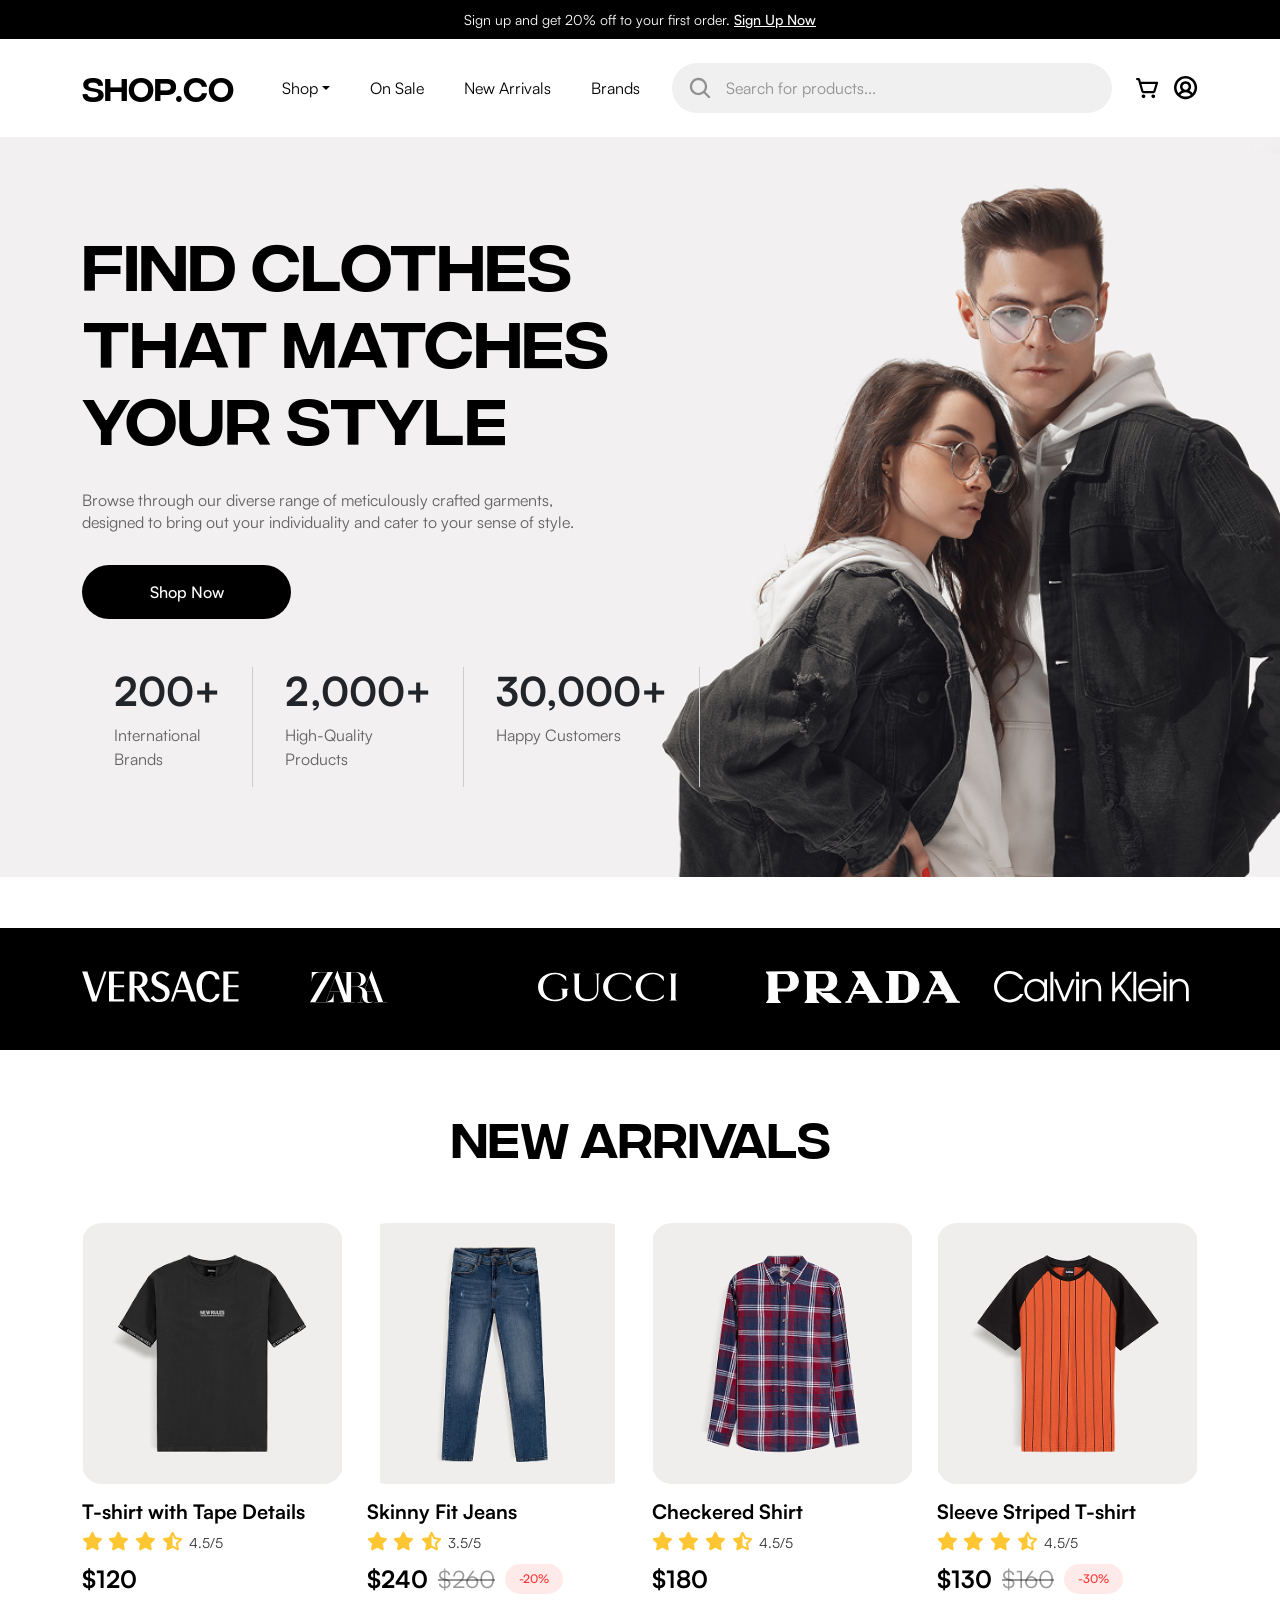
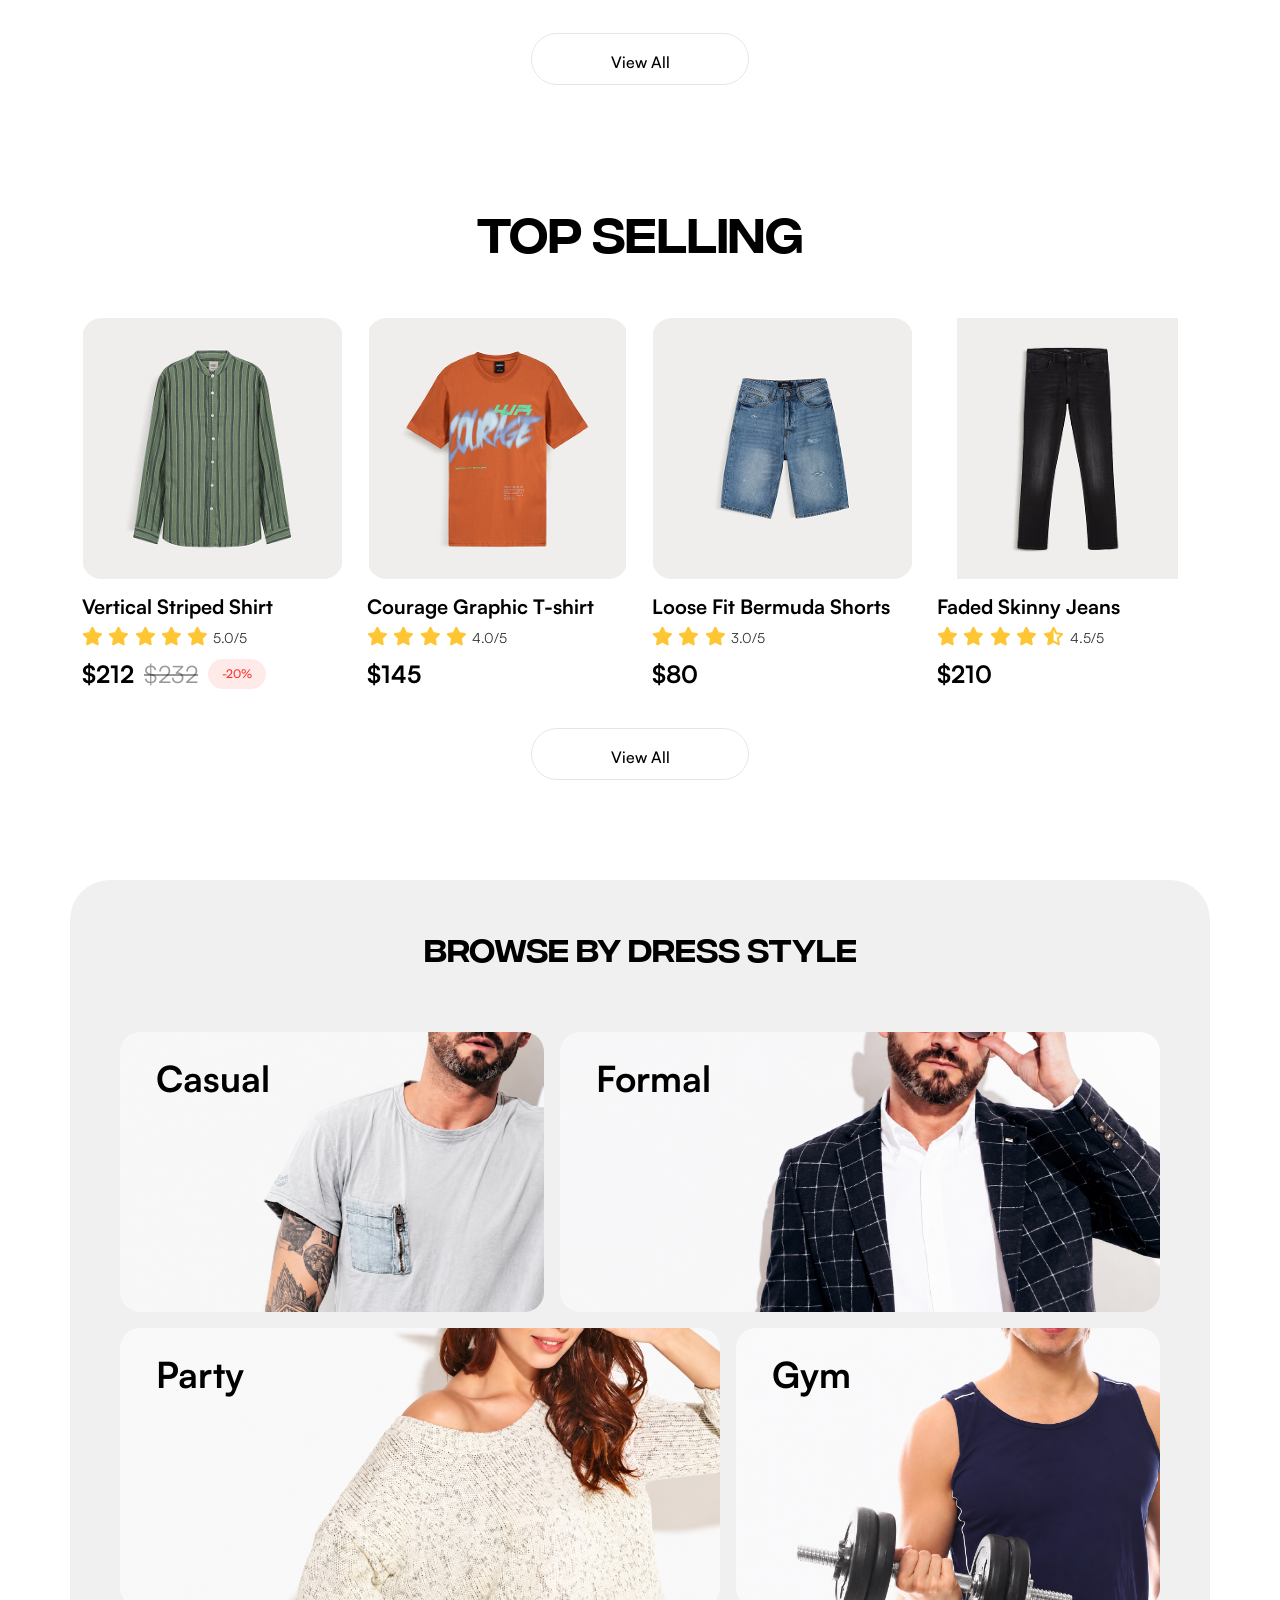
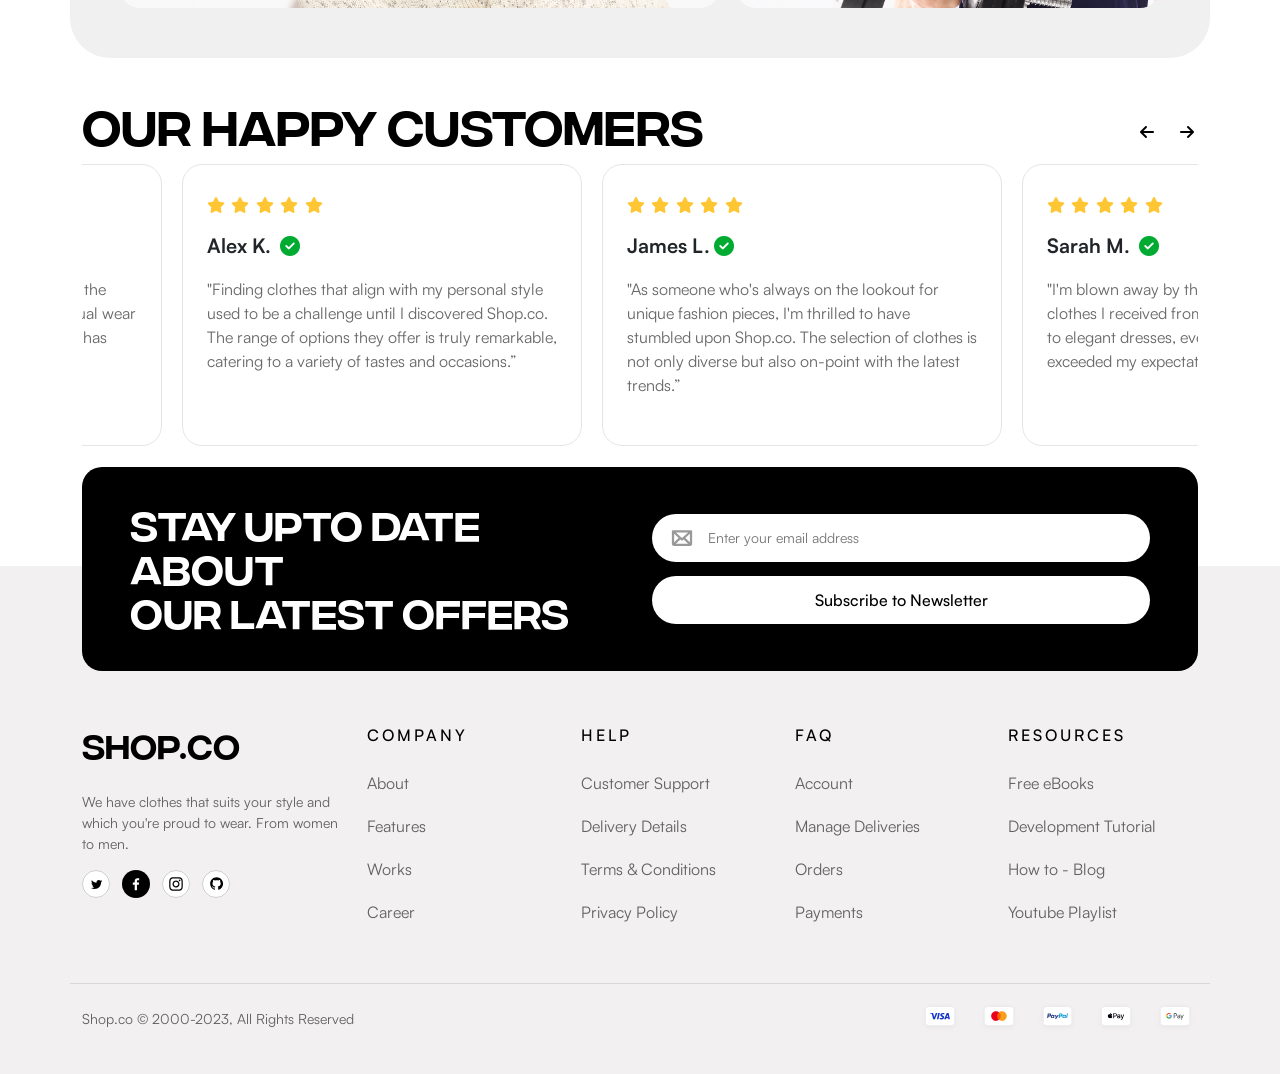
<file: index.html>
<!DOCTYPE html>
<html lang="en">
  <head>
    <meta charset="UTF-8" />
    <meta http-equiv="X-UA-Compatible" content="IE=edge" />
    <meta name="viewport" content="width=device-width, initial-scale=1.0" />
    <link
      href="https://fonts.googleapis.com/css2?family=Poppins:wght@300;400;600;700&display=swap"
      rel="stylesheet"
    />
    <link
      href="https://fonts.googleapis.com/css2?family=Lora:wght@400;500;600;700&family=Poppins:wght@300;400;600;700&display=swap"
      rel="stylesheet"
    />
    <link rel="stylesheet" href="css/font-awesome.css" />
    <link rel="stylesheet" href="css/bootstrap.css" />
    <link rel="stylesheet" href="css/styles.css" />
    <title>SHOP.CO</title>
  </head>
  <body>

    <!-- Announcement Bar -->
    <div class="announcement-bar text-center">
      <p>Sign up and get 20% off to your first order.
        <a href="#">Sign Up Now</a>
      </p>
    </div>

    <!-- Navbar -->
     <nav class="navbar navbar-expand-lg shop-navbar">
      <div class="container">
        <a class="navbar-brand" href="index.html">SHOP.CO</a>

        <!-- Hamburger Button -->
         <button class="navbar-toggler" type="button" data-bs-toggle="collapse" data-bs-target="#shopNavbar">
          <img src="images/hamburger-icon.svg">
         </button>

        <!-- Mobile Icons -->
        <div class="mobile-nav-actions">
          <button type="button" data-bs-toggle="collapse" data-bs-target="#mobileSearch">
            <img src="images/search-icon-black.svg">
          </button>

          <a href="#" aria-label="Cart">
            <img src="images/cart-icon.svg" alt="">
          </a>

          <a href="#" aria-label="Account">
            <img src="images/people-icon.svg" alt="">
          </a>

        </div>

        <!-- Navbar Content -->
         <div class="collapse navbar-collapse" id="shopNavbar">
          <ul class="navbar-nav ms-lg-4">
            <li class="nav-item dropdown">
              <a href="#" class="nav-link dropdown-toggle" role="button" data-bs-toggle="dropdown">Shop</a>

              <ul class="dropdown-menu">
                <li><a href="#" class="dropdown-item">Men</a></li>
                <li><a href="#" class="dropdown-item">Women</a></li>
              </ul>
            </li>

            <li class="nav-item"><a href="#sale" class="nav-link">On Sale</a></li>
            <li class="nav-item"><a href="#new-arrivals" class="nav-link">New Arrivals</a></li>
            <li class="nav-item"><a href="#brands" class="nav-link">Brands</a></li>

          </ul>

          <!-- Search Bar -->
           <form class="nav-search d-flex align-items-center ms-lg-4" role="search">
            <img src="images/search-icon.svg" alt="">

            <input type="search" placeholder="Search for products...">
           </form>

          <!-- Cart r Account -->
           <div class="nav-actions d-flex align-items-center ms-lg-4">

            <a href="#"><img src="images/cart-icon.svg" alt="cart icon"></a>
            <a href="#"><img src="images/people-icon.svg" alt="account icon"></a>

           </div>
         </div>

         <!-- Mobile Search -->
         <div class="collapse mobile-search-box">
          <form class="nav-search d-flex align-items-center" role="search">
            <img src="images/search-icon.svg">
            <input type="search" placeholder="Search for products...">
          </form>
         </div>

      </div>
     </nav>

    <!-- Hero Section -->
    <section class="hero">
      <div class="container">
        <div class="hero-content">

          <h1 class="hero-title">
            FIND CLOTHES<br>THAT MATCHES<br>YOUR STYLE
          </h1>
          <p class="hero-description">
            Browse through our diverse range of meticulously crafted garments, 
            designed to bring out your individuality and cater to your sense of style.
          </p>
          <a href="#products" class="hero-btn">Shop Now</a>

          <!-- Stat Part -->
           <div class="hero-stats">
            <div class="stat">
              <h3>200+</h3>
              <p>International Brands</p>
            </div>
            <div class="stat">
              <h3>2,000+</h3>
              <p>High-Quality Products</p>
            </div>
            <div class="stat">
              <h3>30,000+</h3>
              <p>Happy Customers</p>
            </div>
           </div>

        </div>
      </div>
    </section>

    <!-- Mobile Hero Image -->
    <div class="hero-mobile-image">
      <img src="images/mobile-hero-image.png" alt="">
    </div>

    <!-- Brand Logos -->
    <section class="brands-section" id="brands">
      <div class="container">
        <div class="row brands-row align-items-center justify-content-center">

          <div class="col-4 col-lg"><img src="images/versace.svg" alt="Versace"></div>
          <div class="col-4 col-lg"><img src="images/zara-logo-1 1.svg" alt="zara"></div>
          <div class="col-4 col-lg"><img src="images/gucci-logo-1 1.svg" alt="gucci"></div>
          <div class="col-5 col-lg"><img src="images/prada-logo-1 1.svg" alt="prada"></div>
          <div class="col-5 col-lg"><img src="images/calvin clein.svg" alt="calvin klein"></div>

        </div>
      </div>
    </section>

    <!-- New Arrivals Section -->
    <section class="new-arrivals">
      <div class="container">
        <h2 class="section-title">NEW ARRIVALS</h2>

        <div class="row product-scroll">

          <!-- Product 1 -->
           <div class="col-6 col-lg-3">
            <div class="product-card">
              <div class="product-image">
                <img src="images/new-arrivals/t-shirt.png">
              </div>

              <h5 class="product-name">
                T-shirt with Tape Details
              </h5>
              <div class="rating-stars">
                <i class="fa-solid fa-star"></i>
                <i class="fa-solid fa-star"></i>
                <i class="fa-solid fa-star"></i>
                <i class="fa-solid fa-star-half-stroke"></i>
              
              <span class="rating-number">4.5/5</span>
              </div>

            </div>
            <div class="product-price">
              <span class="current-price">$120</span>
            </div>

           </div>
           <br>

            <!-- Product 2 -->
           <div class="col-6 col-lg-3">
            <div class="product-card">
              <div class="product-image">
                <img src="images/new-arrivals/jeans.png">
              </div>

              <h5 class="product-name">
                Skinny Fit Jeans
              </h5>
              <div class="rating-stars">
                <i class="fa-solid fa-star"></i>
                <i class="fa-solid fa-star"></i>
                <i class="fa-solid fa-star-half-stroke"></i>
              
              <span class="rating-number">3.5/5</span>
              </div>

            </div>
            <div class="product-price">
              <span class="current-price">$240</span>
              <span class="old-price">$260</span>
              <span class="discount">-20%</span>
            </div>

           </div>
           <br>

            <!-- Product 3 -->
           <div class="col-6 col-lg-3">
            <div class="product-card">
              <div class="product-image">
                <img src="images/new-arrivals/checked-shirt.png">
              </div>

              <h5 class="product-name">
                Checkered Shirt
              </h5>
              <div class="rating-stars">
                <i class="fa-solid fa-star"></i>
                <i class="fa-solid fa-star"></i>
                <i class="fa-solid fa-star"></i>
                <i class="fa-solid fa-star-half-stroke"></i>
              
              <span class="rating-number">4.5/5</span>
              </div>

            </div>
            <div class="product-price">
              <span class="current-price">$180</span>
            </div>

           </div>
           <br>

            <!-- Product 4 -->
           <div class="col-6 col-lg-3">
            <div class="product-card">
              <div class="product-image">
                <img src="images/new-arrivals/striped-t.png">
              </div>

              <h5 class="product-name">
                Sleeve Striped T-shirt
              </h5>
              <div class="rating-stars">
                <i class="fa-solid fa-star"></i>
                <i class="fa-solid fa-star"></i>
                <i class="fa-solid fa-star"></i>
                <i class="fa-solid fa-star-half-stroke"></i>
              
              <span class="rating-number">4.5/5</span>
              </div>

            </div>
            <div class="product-price">
              <span class="current-price">$130</span>
              <span class="old-price">$160</span>
              <span class="discount">-30%</span>
            </div>

           </div>

        </div>
       
        <div class="text-center">
          <a href="#" class="view-all-btn">View All</a>
        </div>

      </div>
    </section>


    <!-- Top Selling Section -->
    <section class="top-selling">
      <div class="container">
        <h2 class="section-title">TOP SELLING</h2>

        <div class="row product-scroll">

          <!-- Product 1 -->
           <div class="col-6 col-lg-3">
            <div class="product-card">
              <div class="product-image">
                <img src="images/top-selling/vertical-stripe.png">
              </div>

              <h5 class="product-name">
                Vertical Striped Shirt
              </h5>
              <div class="rating-stars">
                <i class="fa-solid fa-star"></i>
                <i class="fa-solid fa-star"></i>
                <i class="fa-solid fa-star"></i>
                <i class="fa-solid fa-star"></i>
                <i class="fa-solid fa-star"></i>
              
              <span class="rating-number">5.0/5</span>
              </div>

            </div>
            <div class="product-price">
              <span class="current-price">$212</span>
              <span class="old-price">$232</span>
              <span class="discount">-20%</span>
            </div>

           </div>
           <br>

            <!-- Product 2 -->
           <div class="col-6 col-lg-3">
            <div class="product-card">
              <div class="product-image">
                <img src="images/top-selling/graphic-t.png">
              </div>

              <h5 class="product-name">
                Courage Graphic T-shirt
              </h5>
              <div class="rating-stars">
                <i class="fa-solid fa-star"></i>
                <i class="fa-solid fa-star"></i>
                <i class="fa-solid fa-star"></i>
                <i class="fa-solid fa-star"></i>
              
              <span class="rating-number">4.0/5</span>
              </div>

            </div>
            <div class="product-price">
              <span class="current-price">$145</span>
            </div>

           </div>
           <br>

            <!-- Product 3 -->
           <div class="col-6 col-lg-3">
            <div class="product-card">
              <div class="product-image">
                <img src="images/top-selling/bermuda.png">
              </div>

              <h5 class="product-name">
                Loose Fit Bermuda Shorts
              </h5>
              <div class="rating-stars">
                <i class="fa-solid fa-star"></i>
                <i class="fa-solid fa-star"></i>
                <i class="fa-solid fa-star"></i>
              
              <span class="rating-number">3.0/5</span>
              </div>

            </div>
            <div class="product-price">
              <span class="current-price">$80</span>
            </div>

           </div>
           <br>

            <!-- Product 4 -->
           <div class="col-6 col-lg-3">
            <div class="product-card">
              <div class="product-image">
                <img src="images/top-selling/faded-jeans.png">
              </div>

              <h5 class="product-name">
                Faded Skinny Jeans
              </h5>
              <div class="rating-stars">
                <i class="fa-solid fa-star"></i>
                <i class="fa-solid fa-star"></i>
                <i class="fa-solid fa-star"></i>
                <i class="fa-solid fa-star"></i>
                <i class="fa-solid fa-star-half-stroke"></i>
              
              <span class="rating-number">4.5/5</span>
              </div>

            </div>
            <div class="product-price">
              <span class="current-price">$210</span>
            </div>

           </div>

        </div>
       </div>
        <div class="text-center">
          <a href="#" class="view-all-btn">View All</a>
        </div>

      </div>
    </section>

    <!-- Browse By Dress Style -->
    <section class="dress-style">
      <div class="container">

        <div class="dress-style-heading">
          <h2>BROWSE BY DRESS STYLE</h2>
        </div>

        <div class="row g-3">
          <div class="col-12 col-lg-5">
            <a href="category.html" class="style-card">
              <img src="images/casual.png">
              <h3>Casual</h3>
            </a>
          </div>

          <div class="col-12 col-lg-7">
            <a href="#" class="style-card">
              <img src="images/formal.png">
              <h3>Formal</h3>
            </a>
          </div>

          <div class="col-12 col-lg-7">
            <a href="#" class="style-card">
              <img src="images/party.png">
              <h3>Party</h3>
            </a>
          </div>

          <div class="col-12 col-lg-5">
            <a href="#" class="style-card">
              <img src="images/gym.png">
              <h3>Gym</h3>
            </a>
          </div>

        </div>

      </div>
    </section>

    <!-- Client Review Section -->
    <section class="review-section">
      <div class="container">
        <div class="review-heading d-flex justify-content-between align-items-center">
          <h2>OUR HAPPY CUSTOMERS</h2>
          
          <!-- Scrolling Arrows -->
          <div class="review-arrow">
            <button type="button" id="prevreview" aria-label="Previous review">
              <i class="fa-solid fa-arrow-left"></i>
            </button>
            <button type="button" id="nextreview" aria-label="Next review">
              <i class="fa-solid fa-arrow-right"></i>
            </button>
          </div>
        </div>  

          <div class="review-list" id="reviewlist">
            <!-- Review 1 -->
             <div class="review-card">
              <div class="review-stars">
                <i class="fa-solid fa-star"></i>
                <i class="fa-solid fa-star"></i>
                <i class="fa-solid fa-star"></i>
                <i class="fa-solid fa-star"></i>
                <i class="fa-solid fa-star"></i>
              </div>
              <h5>Sarah M. <i class="fa-solid fa-circle-check verified"></i></h5>
              <p>"I'm blown away by the quality and style of the clothes I received from Shop.co. From casual wear to elegant dresses, every piece I've bought has exceeded my expectations.”</p>

             </div>

             <!-- Review 2 -->
             <div class="review-card">
              <div class="review-stars">
                <i class="fa-solid fa-star"></i>
                <i class="fa-solid fa-star"></i>
                <i class="fa-solid fa-star"></i>
                <i class="fa-solid fa-star"></i>
                <i class="fa-solid fa-star"></i>
              </div>
              <h5>Alex K. <i class="fa-solid fa-circle-check verified"></i></h5>
              <p>"Finding clothes that align with my personal style used to be a challenge until I discovered Shop.co. The range of options they offer is truly remarkable, catering to a variety of tastes and occasions.”</p>

             </div>

             <!-- Review 3 -->
             <div class="review-card">
              <div class="review-stars">
                <i class="fa-solid fa-star"></i>
                <i class="fa-solid fa-star"></i>
                <i class="fa-solid fa-star"></i>
                <i class="fa-solid fa-star"></i>
                <i class="fa-solid fa-star"></i>
              </div>
              <h5>James L.<i class="fa-solid fa-circle-check verified"></i></h5>
              <p>"As someone who's always on the lookout for unique fashion pieces, I'm thrilled to have stumbled upon Shop.co. The selection of clothes is not only diverse but also on-point with the latest trends.”</p>

             </div>

             <!-- Review 4 -->
             <div class="review-card">
              <div class="review-stars">
                <i class="fa-solid fa-star"></i>
                <i class="fa-solid fa-star"></i>
                <i class="fa-solid fa-star"></i>
                <i class="fa-solid fa-star"></i>
                <i class="fa-solid fa-star"></i>
              </div>
              <h5>Sarah M. <i class="fa-solid fa-circle-check verified"></i></h5>
              <p>"I'm blown away by the quality and style of the clothes I received from Shop.co. From casual wear to elegant dresses, every piece I've bought has exceeded my expectations.”</p>

             </div>

             <!-- Review 5 -->
             <div class="review-card">
              <div class="review-stars">
                <i class="fa-solid fa-star"></i>
                <i class="fa-solid fa-star"></i>
                <i class="fa-solid fa-star"></i>
                <i class="fa-solid fa-star"></i>
                <i class="fa-solid fa-star"></i>
              </div>
              <h5>Sarah M. <i class="fa-solid fa-circle-check verified"></i></h5>
              <p>"I'm blown away by the quality and style of the clothes I received from Shop.co. From casual wear to elegant dresses, every piece I've bought has exceeded my expectations.”</p>

             </div>








          </div>
        





      </div>
    </section>


    <!-- Footer Section -->
    <footer class="footer">
      <div class="container footer-wrapper">
        <!-- Subscribe Box -->
        <div class="subscribe-box">
          <div class="row align-items-center g-4">

            <div class="col-12 col-lg-6">
              <h2 class="subscribe-title">
                STAY UPTO DATE ABOUT <br> OUR LATEST OFFERS
              </h2>
            </div>

            <div class="col-12 col-lg-6">
              <form class="subscribe-form">
                <div class="email-box">
                  <img src="images/email-Frame.svg" alt="">
                  <input type="email" placeholder="Enter your email address">
                </div>

                <button type="submit" class="subscribe-btn">Subscribe to Newsletter</button>
              </form>
            </div>


          </div>
        </div>




       <div class="footer-content">
        <div class="row gy-4">
          <!-- SHOP.CO -->
          <div class="col-12 col-lg-3">
            <h2 class="footer-logo">SHOP.CO</h2>
            <p class="footer-description">
              We have clothes that suits your style and which you're proud to wear. From women to men.
            </p>

            <div class="social-icons d-flex">
              <a href="#"><img src="images/twitter.svg" alt="Twitter"></a>
              <a href="#"><img src="images/facebook.svg" alt="Facebook"></a>
              <a href="#"><img src="images/instagram.svg" alt="Instagram"></a>
              <a href="#"><img src="images/github.svg" alt="Github"></a>
            </div>

          </div> 

          <!-- Company -->
          <div class="col-6 col-lg">
            <h6 class="footer-heading">COMPANY</h6>
            <ul class="footer-links list-unstyled">
              <li>About</li>
              <li>Features</li>
              <li>Works</li>
              <li>Career</li>
            </ul>

          </div>
  
          <!-- Help -->
          <div class="col-6 col-lg">
            <h6 class="footer-heading">HELP</h6>
            <ul class="footer-links list-unstyled">
              <li>Customer Support</li>
              <li>Delivery Details</li>
              <li>Terms & Conditions</li>
              <li>Privacy Policy</li>
            </ul>

          </div>          
           
          <!-- faq -->
          <div class="col-6 col-lg">
            <h6 class="footer-heading">FAQ</h6>
            <ul class="footer-links list-unstyled">
              <li>Account</li>
              <li>Manage Deliveries</li>
              <li>Orders</li>
              <li>Payments</li>
            </ul>

          </div>      
          
          <!-- Resources -->
          <div class="col-6 col-lg">
            <h6 class="footer-heading">RESOURCES</h6>
            <ul class="footer-links list-unstyled">
              <li>Free eBooks</li>
              <li>Development Tutorial</li>
              <li>How to - Blog</li>
              <li>Youtube Playlist</li>
            </ul>

          </div>          

          <!-- copyright section -->
          <div class="footer-bottom">
            <div class="footer-bottom-content d-flex justify-content-between align-items-center">
              <p class="copyright-text">
                Shop.co © 2000-2023, All Rights Reserved
              </p>

              <div class="payment-icons d-flex">
                <img src="images/visa.svg" alt="Visa">
                <img src="images/master.svg" alt="Mastercard">
                <img src="images/paypal.svg" alt="Paypal">
                <img src="images/applepay.svg" alt="Apple Pay">
                <img src="images/googlepay.svg" alt="Google Pay">
              </div>

            </div>
          </div>
         </div>

        </div>

      </div>






    </footer>




    <script src="js/bootstrap.bundle.min.js"></script>
    <script src="js/script.js"></script>
  </body>
</html>
</file>
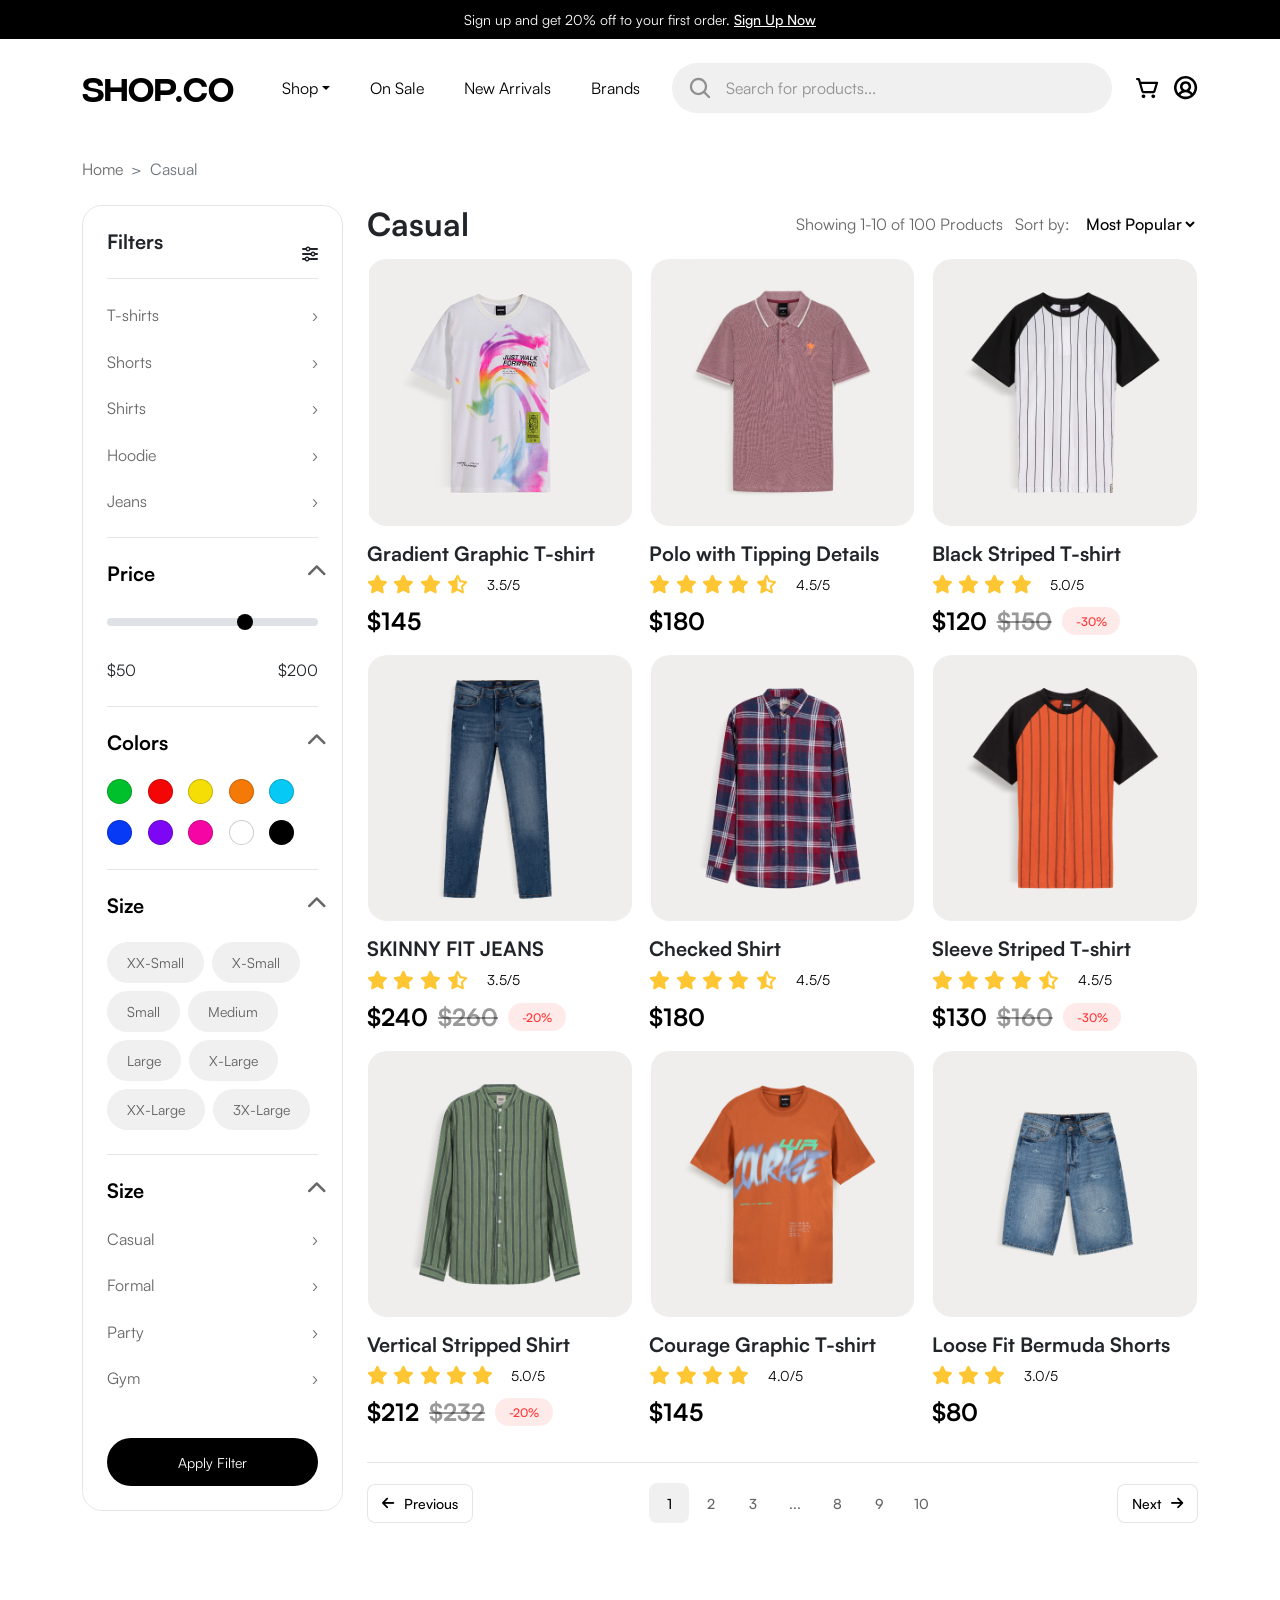
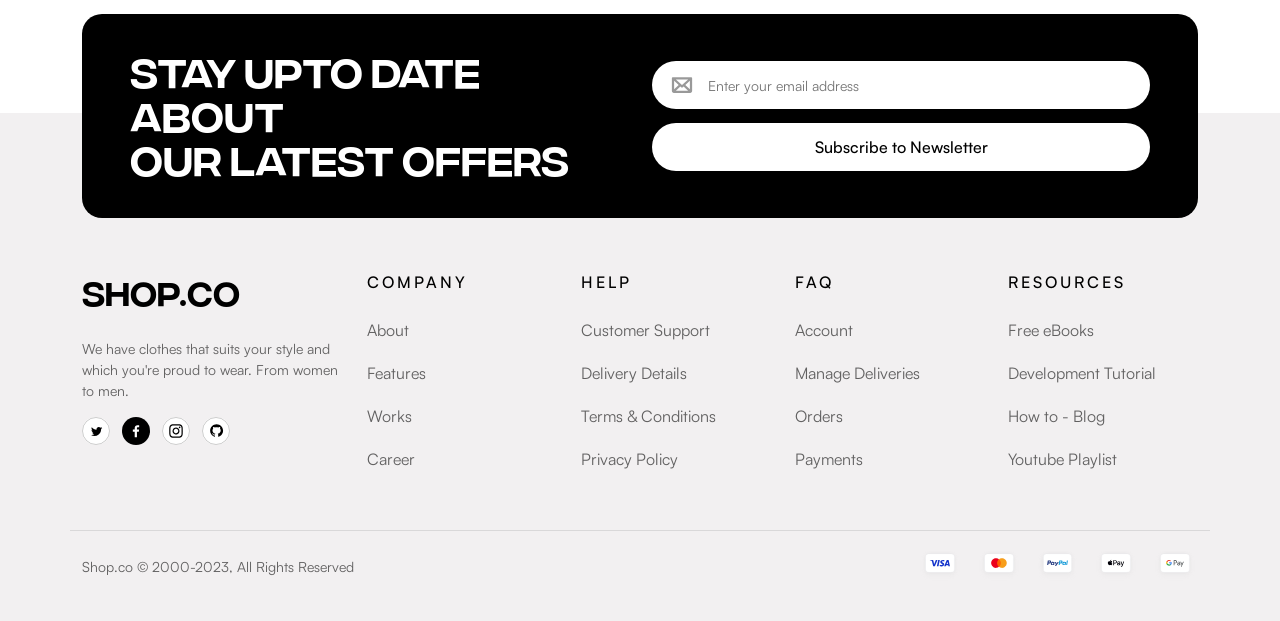
<file: category.html>
<!DOCTYPE html>
<html lang="en">
  <head>
    <meta charset="UTF-8" />
    <meta http-equiv="X-UA-Compatible" content="IE=edge" />
    <meta name="viewport" content="width=device-width, initial-scale=1.0" />
    <link
      href="https://fonts.googleapis.com/css2?family=Poppins:wght@300;400;600;700&display=swap"
      rel="stylesheet"
    />
    <link
      href="https://fonts.googleapis.com/css2?family=Lora:wght@400;500;600;700&family=Poppins:wght@300;400;600;700&display=swap"
      rel="stylesheet"
    />
    <link rel="stylesheet" href="css/font-awesome.css" />
    <link rel="stylesheet" href="css/bootstrap.css" />
    <link rel="stylesheet" href="css/styles.css" />
    <title>SHOP.CO</title>
  </head>
  <body>

    <!-- Announcement Bar -->
    <div class="announcement-bar text-center">
      <p>Sign up and get 20% off to your first order.
        <a href="#">Sign Up Now</a>
      </p>
    </div>

    <!-- Navbar -->
     <nav class="navbar navbar-expand-lg shop-navbar">
      <div class="container">
        <a class="navbar-brand" href="index.html">SHOP.CO</a>

        <!-- Hamburger Button -->
         <button class="navbar-toggler" type="button" data-bs-toggle="collapse" data-bs-target="#shopNavbar">
          <img src="images/hamburger-icon.svg">
         </button>

        <!-- Mobile Icons -->
        <div class="mobile-nav-actions">
          <button type="button" data-bs-toggle="collapse" data-bs-target="#mobileSearch">
            <img src="images/search-icon-black.svg">
          </button>

          <a href="#" aria-label="Cart">
            <img src="images/cart-icon.svg" alt="">
          </a>

          <a href="#" aria-label="Account">
            <img src="images/people-icon.svg" alt="">
          </a>

        </div>

        <!-- Navbar Content -->
         <div class="collapse navbar-collapse" id="shopNavbar">
          <ul class="navbar-nav ms-lg-4">
            <li class="nav-item dropdown">
              <a href="#" class="nav-link dropdown-toggle" role="button" data-bs-toggle="dropdown">Shop</a>

              <ul class="dropdown-menu">
                <li><a href="#" class="dropdown-item">Men</a></li>
                <li><a href="#" class="dropdown-item">Women</a></li>
              </ul>
            </li>

            <li class="nav-item"><a href="#sale" class="nav-link">On Sale</a></li>
            <li class="nav-item"><a href="#new-arrivals" class="nav-link">New Arrivals</a></li>
            <li class="nav-item"><a href="#brands" class="nav-link">Brands</a></li>

          </ul>

          <!-- Search Bar -->
           <form class="nav-search d-flex align-items-center ms-lg-4" role="search">
            <img src="images/search-icon.svg" alt="">

            <input type="search" placeholder="Search for products...">
           </form>

          <!-- Cart r Account -->
           <div class="nav-actions d-flex align-items-center ms-lg-4">

            <a href="#"><img src="images/cart-icon.svg" alt="cart icon"></a>
            <a href="#"><img src="images/people-icon.svg" alt="account icon"></a>

           </div>
         </div>

         <!-- Mobile Search -->
         <div class="collapse mobile-search-box">
          <form class="nav-search d-flex align-items-center" role="search">
            <img src="images/search-icon.svg">
            <input type="search" placeholder="Search for products...">
          </form>
         </div>

      </div>
     </nav>


    <main class="catalogue-page">
      <div class="container">

    
    <!-- Breadcrumd part -->
    <nav style="--bs-breadcrumb-divider: '>';" aria-label="breadcrumb">
        <ol class="breadcrumb">
          <li class="breadcrumb-item"><a href="index.html">Home</a></li>
          <li class="breadcrumb-item active" aria-current="page">Casual</li>
       </ol>
    </nav>

    <div class="row g-4">

      <!-- Filters -->
      <div class="col-12 col-lg-3 filter-column">
        <!-- Left Side -->
        <aside class="filter-panel" id="catalogueFilters">
          <div class="filter-title">
            <h4>Filters</h4>

            <i class="fa-solid fa-sliders"></i> 
            <button type="button" class="filter-close" id="closefilters">
              &times;
            </button>
          </div>

          <!-- Categories -->
          <div class="filter-section">
            <ul class="filter-list">
              <li>T-shirts <span>&rsaquo;</span></li>
              <li>Shorts <span>&rsaquo;</span></li>
              <li>Shirts <span>&rsaquo;</span></li>
              <li>Hoodie <span>&rsaquo;</span></li>
              <li>Jeans <span>&rsaquo;</span></li>
            </ul>
          </div>


          <!-- Price-range part -->
          <div class="filter-section">
            <h5>Price<i class="fa-solid fa-chevron-up"></i></h5>
            <input type="range" class="form-range" min="50" max="200" value="150">

            <div class="d-flex justify-content-between">
              <span>$50</span>
              <span>$200</span>
            </div>

          </div>

          <!-- Colors section -->
          <div class="filter-section">
            <h5>Colors <i class="fa-solid fa-chevron-up"></i> </h5>

            <div class="filter-colors">
              <button type="button" class="color-dot" style="background: #00C12B"></button>
              <button type="button" class="color-dot" style="background: #f50606"></button>
              <button type="button" class="color-dot" style="background: #f5dd06"></button>
              <button type="button" class="color-dot" style="background: #f57906"></button>
              <button type="button" class="color-dot" style="background: #06CAF5"></button>
              <button type="button" class="color-dot" style="background: #063AF5"></button>
              <button type="button" class="color-dot" style="background: #7D06F5"></button>
              <button type="button" class="color-dot" style="background: #F506A4"></button>
              <button type="button" class="color-dot" style="background: #ffffff"></button>
              <button type="button" class="color-dot" style="background: #000000"></button>
              
            </div>

          </div>

          <!-- Sizes -->
          <div class="filter-section">
            <h5>Size <i class="fa-solid fa-chevron-up"></i> </h5>

            <div class="filter-sizes">
              <button type="button">XX-Small</button>
              <button type="button">X-Small</button>
              <button type="button">Small</button>
              <button type="button">Medium</button>
              <button type="button">Large</button>
              <button type="button">X-Large</button>
              <button type="button">XX-Large</button>
              <button type="button">3X-Large</button>
            </div>

          </div>

          <!-- Dress Style -->
          <div class="filter-section">
            <h5>Size <i class="fa-solid fa-chevron-up"></i> </h5>

            <ul class="filter-list">
              <li>Casual <span>&rsaquo;</span></li>
              <li>Formal <span>&rsaquo;</span></li>
              <li>Party <span>&rsaquo;</span></li>
              <li>Gym <span>&rsaquo;</span></li>
            </ul>

          </div>

          <button type="button" class="apply-filter" id="applyfilters">Apply Filter</button>


        </aside>
      </div>

      <!-- Right Side -->

      <div class="col-12 col-lg-9 products-column">

        
        <div class="catalogue-heading">
            <h2>Casual</h2>

            <div class="catalogue-sort">
              <span>Showing 1-10 of 100 Products</span>
              <label for="sortProducts">Sort by:</label>
              <select id="sortProducts">
                <option>Most Popular</option>
                <option>Low to High</option>
                <option>High to Low</option>
               </select>
            </div>

            <button type="button" class="mobile-filter-btn" id="openfilters">
              <i class="fa-solid fa-sliders"></i>
            </button>
        </div>


        <!-- Product Grid -->
        <div class="row g-3 catalogue-products">
          
          <!-- Product 1 -->
          <div class="col-6 col-lg-4">
            <div class="product-card">
              <div class="product-image">
                <img src="images/catalogue/gradient graphic.png">
              </div>
              <h5>Gradient Graphic T-shirt</h5>

              <div class="rating-stars">
                <i class="fa-solid fa-star"></i>
                <i class="fa-solid fa-star"></i>
                <i class="fa-solid fa-star"></i>
                <i class="fa-solid fa-star-half-stroke"></i>
                <span class="rating-number">3.5/5</span>
              </div>

              <div class="product-price"><span class="current-price">$145</span></div>

            </div>
          </div>

          <!-- Product 2 -->
          <div class="col-6 col-lg-4">
            <div class="product-card">
              <div class="product-image">
                <img src="images/catalogue/polo.png">
              </div>
              <h5>Polo with Tipping Details</h5>

              <div class="rating-stars">
                <i class="fa-solid fa-star"></i>
                <i class="fa-solid fa-star"></i>
                <i class="fa-solid fa-star"></i>
                <i class="fa-solid fa-star"></i>
                <i class="fa-solid fa-star-half-stroke"></i>
                <span class="rating-number">4.5/5</span>
              </div>

              <div class="product-price"><span class="current-price">$180</span></div>

            </div>
          </div>

          <!-- Product 3 -->
          <div class="col-6 col-lg-4">
            <div class="product-card">
              <div class="product-image">
                <img src="images/catalogue/black striped t-shirt.png">
              </div>
              <h5>Black Striped T-shirt</h5>

              <div class="rating-stars">
                <i class="fa-solid fa-star"></i>
                <i class="fa-solid fa-star"></i>
                <i class="fa-solid fa-star"></i>
                <i class="fa-solid fa-star"></i>
                <span class="rating-number">5.0/5</span>
              </div>

              <div class="product-price">
                <span class="current-price">$120</span>
                <span class="old-price">$150</span>
                <span class="discount">-30%</span>
              </div>

            </div>
          </div>

          <!-- Product 4 -->
          <div class="col-6 col-lg-4">
            <div class="product-card">
              <div class="product-image">
                <img src="images/catalogue/skinny fit jeans.png">
              </div>
              <h5>SKINNY FIT JEANS</h5>

              <div class="rating-stars">
                <i class="fa-solid fa-star"></i>
                <i class="fa-solid fa-star"></i>
                <i class="fa-solid fa-star"></i>
                <i class="fa-solid fa-star-half-stroke"></i>
                <span class="rating-number">3.5/5</span>
              </div>

              <div class="product-price">
                <span class="current-price">$240</span>
                <span class="old-price">$260</span>
                <span class="discount">-20%</span>
              </div>

            </div>
          </div>

          <!-- Product 5 -->
          <div class="col-6 col-lg-4">
            <div class="product-card">
              <div class="product-image">
                <img src="images/catalogue/checked shirt.png">
              </div>
              <h5>Checked Shirt</h5>

              <div class="rating-stars">
                <i class="fa-solid fa-star"></i>
                <i class="fa-solid fa-star"></i>
                <i class="fa-solid fa-star"></i>
                <i class="fa-solid fa-star"></i>
                <i class="fa-solid fa-star-half-stroke"></i>
                <span class="rating-number">4.5/5</span>
              </div>

              <div class="product-price"><span class="current-price">$180</span></div>

            </div>
          </div>

          <!-- Product 6 -->
          <div class="col-6 col-lg-4">
            <div class="product-card">
              <div class="product-image">
                <img src="images/catalogue/sleeve striped t-shirt.png">
              </div>
              <h5>Sleeve Striped T-shirt</h5>

              <div class="rating-stars">
                <i class="fa-solid fa-star"></i>
                <i class="fa-solid fa-star"></i>
                <i class="fa-solid fa-star"></i>
                <i class="fa-solid fa-star"></i>
                <i class="fa-solid fa-star-half-stroke"></i>
                <span class="rating-number">4.5/5</span>
              </div>

              <div class="product-price">
                <span class="current-price">$130</span>
                <span class="old-price">$160</span>
                <span class="discount">-30%</span>
              </div>

            </div>
          </div>

          <!-- Product 7 -->
          <div class="col-6 col-lg-4">
            <div class="product-card">
              <div class="product-image">
                <img src="images/catalogue/vertical striped shirt.png">
              </div>
              <h5>Vertical Stripped Shirt</h5>

              <div class="rating-stars">
                <i class="fa-solid fa-star"></i>
                <i class="fa-solid fa-star"></i>
                <i class="fa-solid fa-star"></i>
                <i class="fa-solid fa-star"></i>
                <i class="fa-solid fa-star"></i>
                <span class="rating-number">5.0/5</span>
              </div>

              <div class="product-price">
                <span class="current-price">$212</span>
                <span class="old-price">$232</span>
                <span class="discount">-20%</span>
              </div>

            </div>
          </div>

          <!-- Product 8 -->
          <div class="col-6 col-lg-4">
            <div class="product-card">
              <div class="product-image">
                <img src="images/catalogue/courage tshirt.png">
              </div>
              <h5>Courage Graphic T-shirt</h5>

              <div class="rating-stars">
                <i class="fa-solid fa-star"></i>
                <i class="fa-solid fa-star"></i>
                <i class="fa-solid fa-star"></i>
                <i class="fa-solid fa-star"></i>
                <span class="rating-number">4.0/5</span>
              </div>

              <div class="product-price"><span class="current-price">$145</span></div>

            </div>
          </div>

          <!-- Product 9 -->
          <div class="col-6 col-lg-4">
            <div class="product-card">
              <div class="product-image">
                <img src="images/catalogue/loose fit shorts.png">
              </div>
              <h5>Loose Fit Bermuda Shorts</h5>

              <div class="rating-stars">
                <i class="fa-solid fa-star"></i>
                <i class="fa-solid fa-star"></i>
                <i class="fa-solid fa-star"></i>
                <span class="rating-number">3.0/5</span>
              </div>

              <div class="product-price"><span class="current-price">$80</span></div>

            </div>
          </div>

        </div>

        <!-- Pagination -->
        <nav class="catalogue-pagination d-flex justify-content-between align-items-center">

          <button type="button" class="pagination-btn"> <i class="fa-solid fa-arrow-left"></i>Previous</button>

          <!-- Adding page numbers -->
          <div class="page-numbers d-flex align-items-center">
            <button type="button" class="page-num active">1</button>
            <button type="button" class="page-num">2</button>
            <button type="button" class="page-num d-none d-md-block">3</button>
            <button type="button" class="page-num">...</button>
            <button type="button" class="page-num d-none d-md-block">8</button>
            <button type="button" class="page-num">9</button>
            <button type="button" class="page-num">10</button>

          </div>

          <button type="button" class="pagination-btn"> Next<i class="fa-solid fa-arrow-right"></i></button>

        </nav>


      </div>

    </div>
    </div>
  </main>


    <!-- Footer Section -->
    <footer class="footer">
      <div class="container footer-wrapper">
        <!-- Subscribe Box -->
        <div class="subscribe-box">
          <div class="row align-items-center g-4">

            <div class="col-12 col-lg-6">
              <h2 class="subscribe-title">
                STAY UPTO DATE ABOUT <br> OUR LATEST OFFERS
              </h2>
            </div>

            <div class="col-12 col-lg-6">
              <form class="subscribe-form">
                <div class="email-box">
                  <img src="images/email-Frame.svg" alt="">
                  <input type="email" placeholder="Enter your email address">
                </div>

                <button type="submit" class="subscribe-btn">Subscribe to Newsletter</button>
              </form>
            </div>


          </div>
        </div>




       <div class="footer-content">
        <div class="row gy-4">
          <!-- SHOP.CO -->
          <div class="col-12 col-lg-3">
            <h2 class="footer-logo">SHOP.CO</h2>
            <p class="footer-description">
              We have clothes that suits your style and which you're proud to wear. From women to men.
            </p>

            <div class="social-icons d-flex">
              <a href="#"><img src="images/twitter.svg" alt="Twitter"></a>
              <a href="#"><img src="images/facebook.svg" alt="Facebook"></a>
              <a href="#"><img src="images/instagram.svg" alt="Instagram"></a>
              <a href="#"><img src="images/github.svg" alt="Github"></a>
            </div>

          </div> 

          <!-- Company -->
          <div class="col-6 col-lg">
            <h6 class="footer-heading">COMPANY</h6>
            <ul class="footer-links list-unstyled">
              <li>About</li>
              <li>Features</li>
              <li>Works</li>
              <li>Career</li>
            </ul>

          </div>
  
          <!-- Help -->
          <div class="col-6 col-lg">
            <h6 class="footer-heading">HELP</h6>
            <ul class="footer-links list-unstyled">
              <li>Customer Support</li>
              <li>Delivery Details</li>
              <li>Terms & Conditions</li>
              <li>Privacy Policy</li>
            </ul>

          </div>          
           
          <!-- faq -->
          <div class="col-6 col-lg">
            <h6 class="footer-heading">FAQ</h6>
            <ul class="footer-links list-unstyled">
              <li>Account</li>
              <li>Manage Deliveries</li>
              <li>Orders</li>
              <li>Payments</li>
            </ul>

          </div>      
          
          <!-- Resources -->
          <div class="col-6 col-lg">
            <h6 class="footer-heading">RESOURCES</h6>
            <ul class="footer-links list-unstyled">
              <li>Free eBooks</li>
              <li>Development Tutorial</li>
              <li>How to - Blog</li>
              <li>Youtube Playlist</li>
            </ul>

          </div>          

          <!-- copyright section -->
          <div class="footer-bottom">
            <div class="footer-bottom-content d-flex justify-content-between align-items-center">
              <p class="copyright-text">
                Shop.co © 2000-2023, All Rights Reserved
              </p>

              <div class="payment-icons d-flex">
                <img src="images/visa.svg" alt="Visa">
                <img src="images/master.svg" alt="Mastercard">
                <img src="images/paypal.svg" alt="Paypal">
                <img src="images/applepay.svg" alt="Apple Pay">
                <img src="images/googlepay.svg" alt="Google Pay">
              </div>

            </div>
          </div>
         </div>

        </div>

      </div>

    </footer>




    <script src="js/bootstrap.bundle.min.js"></script>
    <script src="js/script.js"></script>
  </body>
</html>
</file>
<file: css/styles.css>
@charset "UTF-8";
/* Font */
@font-face {
  font-family: "Integral CF";
  src: url("../fonts/Integral CF.woff2") format("woff2");
  font-weight: 700;
  font-style: normal;
}
@font-face {
  font-family: "Satoshi";
  src: url("../fonts/Satoshi-Regular.otf") format("opentype");
  font-weight: 400;
  font-style: normal;
}
@font-face {
  font-family: "Satoshi";
  src: url("../fonts/Satoshi-Medium.otf") format("opentype");
  font-weight: 500;
  font-style: normal;
}
@font-face {
  font-family: "Satoshi";
  src: url("../fonts/Satoshi-Bold.otf") format("opentype");
  font-weight: 700;
  font-style: normal;
}
body {
  font-family: "Satoshi", sans-serif;
}

/* Announcement Bar */
.announcement-bar {
  background-color: #000;
  color: #fff;
  padding: 9px 10px;
}

.announcement-bar p {
  font-size: 14px;
  font-weight: 400;
  margin: 0;
}

.announcement-bar a {
  font-size: 14px;
  font-weight: 500;
  color: #fff;
  text-decoration: underline;
  /*margin-left: 5px;*/
}

/* Mobile */
@media (max-width: 767px) {
  .announcement-bar {
    font-size: 12px;
  }
  .announcement-bar {
    padding: 9px;
  }
}
/* Navbar */
.shop-navbar {
  background-color: #ffffff;
  padding: 20px 0;
}

.shop-navbar .navbar-brand {
  font-family: "Integral CF", sans-serif;
  font-size: 32px;
  font-weight: 700;
  letter-spacing: 0%;
  color: #000000;
}

/* Navigation Links */
.shop-navbar .navbar-nav {
  gap: 24px;
}

.shop-navbar .nav-link {
  font-size: 16px;
  font-weight: 400;
  color: #000000;
  white-space: nowrap;
}

/* Search Bar */
.nav-search {
  flex: 1;
  background-color: #f0f0f0;
  border-radius: 62px;
  padding: 12px 16px;
  gap: 12px;
}

.nav-search img {
  width: 24px;
  height: 24px;
}

.nav-search input {
  width: 100%;
  border: none;
  outline: none;
  background: transparent;
  font-size: 16px;
  font-weight: 400;
}

.nav-search input::placeholder {
  color: rgba(0, 0, 0, 0.4);
}

/* Cart and Account Icons */
.nav-actions {
  gap: 14px;
  flex-shrink: 0;
}

.nav-actions a {
  display: flex;
  align-items: center;
  justify-content: center;
}

.nav-actions img {
  width: 24px;
  height: 24px;
}

/* Hero Section */
.hero {
  background-color: #f2f0f1;
  background-image: url("../images/hero-image.png");
  background-repeat: no-repeat;
  background-size: cover;
  background-position: center;
  min-height: 663px;
}

.hero-content {
  max-width: 577px;
  padding: 90px 0;
}

.hero-title {
  font-family: "Integral CF", sans-serif;
  font-size: 64px;
  font-weight: 700;
  color: #000;
  margin-bottom: 32px;
}

.hero-description {
  font-size: 16px;
  font-weight: 400;
  line-height: 22px;
  color: rgba(0, 0, 0, 0.6);
  max-width: 500px;
  margin-bottom: 32px;
}

.hero-btn {
  display: inline-block;
  font-size: 16px;
  font-weight: 500;
  background-color: #000;
  color: #fff;
  text-decoration: none;
  padding: 15px 67.5px;
  border-radius: 62px;
}

/* Stat Section */
.hero-stats {
  display: flex;
  margin-top: 48px;
}

.stat {
  padding: 0 32px;
  border-right: 1px solid #ccc;
}

.stat h3 {
  font-size: 40px;
  font-weight: 700;
}

.stat p {
  font-size: 16px;
  font-weight: 400;
  color: rgba(0, 0, 0, 0.6);
}

/* Brands Section */
.brands-section {
  background-color: #000;
  padding: 43px 0;
  height: 122px;
  margin-top: 51px;
  gap: 106px;
}

.brands-section .col {
  display: flex;
  align-items: center;
  justify-content: center;
}

.brands-section img {
  max-width: 100%;
  width: auto;
  height: 32px;
  object-fit: contain;
}

/* New Arrivals & Top Selling Section */
.new-arrivals {
  padding: 60px 0;
  background-color: #fff;
}

.new-arrivals .section-title {
  font-family: "Integral CF", sans-serif;
  text-align: center;
  font-size: 48px;
  font-weight: 700;
  color: #000;
  margin-bottom: 55px;
}

.top-selling {
  padding: 60px 0;
  background-color: #fff;
}

.top-selling .section-title {
  font-family: "Integral CF", sans-serif;
  text-align: center;
  font-size: 48px;
  font-weight: 700;
  color: #000;
  margin-bottom: 55px;
}

/* Product Cards for both */
.product-image {
  border-radius: 20px;
  /*height: 298px;
  width: 295px;*/
  aspect-ratio: 1;
  gap: 20px;
  display: flex;
  align-items: center;
  overflow: hidden;
}

.product-image img {
  width: 100%;
  height: 100%;
  object-fit: contain;
}

.product-name {
  font-size: 20px;
  font-weight: 700;
  margin-top: 16px;
  margin-bottom: 8px;
  color: #000;
}

.rating-stars {
  color: #ffc633;
  font-size: 18.49px;
  display: flex;
  gap: 5.31px;
}

.rating-number {
  font-size: 14px;
  font-weight: 400;
  color: #333;
}

.product-price {
  display: flex;
  align-items: center;
  flex-wrap: nowrap;
  gap: 10px;
  margin-top: 8px;
}

.current-price {
  font-size: 24px;
  font-weight: 700;
  color: #000;
}

.old-price {
  font-size: 24px;
  color: rgba(0, 0, 0, 0.4);
  text-decoration: line-through;
}

.discount {
  background: rgba(255, 51, 51, 0.1019607843);
  color: #ff3333;
  font-size: 12px;
  font-weight: 500;
  padding: 6px 14px;
  border-radius: 62px;
}

.view-all-btn {
  display: inline-block;
  height: 52px;
  width: 218px;
  padding: 16px 54px;
  border: 1px solid rgba(0, 0, 0, 0.1019607843);
  border-radius: 62px;
  text-decoration: none;
  color: #000;
  font-size: 16px;
  font-weight: 500;
  margin-top: 36px;
}

/* Browse By Dress Style */
.dress-style {
  padding: 40px 0;
}

.dress-style .container {
  background: #f0f0f0;
  border-radius: 40px;
  padding: 50px;
}

.dress-style-heading {
  font-family: "Integral CF", sans-serif;
  text-align: center;
  font-size: 48px;
  font-weight: 700;
  color: #000;
  margin-bottom: 64px;
}

.style-card {
  display: block;
  height: 280px;
  background: #fff;
  border-radius: 20px;
  overflow: hidden;
  position: relative;
  text-decoration: none;
}

.style-card img {
  width: 100%;
  height: 100%;
  object-fit: cover;
}

.style-card h3 {
  position: absolute;
  top: 25px;
  left: 36px;
  font-size: 36px;
  font-weight: 700;
  color: #000;
}

/* Customer Reviews Section */
.review-section {
  background-color: white;
}

.reviews-heading {
  display: flex;
  justify-content: space-between;
  align-items: center;
  margin-bottom: 40px;
  margin-top: 80px;
}

.review-heading h2 {
  font-family: "Integral CF", sans-serif;
  display: flex;
  font-size: 48px;
  font-weight: 700;
  color: black;
}

.review-arrow {
  display: flex;
  gap: 16px;
}

.review-arrow button {
  background: none;
  border: none;
  height: 24px;
  width: 24px;
}

.review-list {
  display: flex;
  gap: 20px;
  overflow-x: auto;
  scroll-behavior: smooth;
  scrollbar-width: none;
}

/* Review Cards */
.review-card {
  flex-shrink: 0;
  border: 1px solid #e5e5e5;
  border-radius: 20px;
  padding: 32px 24px;
  width: 400px;
}

.review-stars {
  color: #ffc633;
  width: 22.58px;
  height: 22.58px;
  display: flex;
  gap: 6.49px;
  margin-bottom: 15px;
}

.review-card h5 {
  font-size: 20px;
  font-weight: 700;
  margin-bottom: 16.5px;
}

.verified {
  color: #01ab31;
  width: 24px;
  height: 24px;
  margin-left: 4px;
}

.review-card p {
  color: rgba(0, 0, 0, 0.6);
  font-size: 16px;
  font-weight: 400;
}

/* Footer Srction */
.footer {
  background-color: #f2f0f1;
  margin-top: 120px;
  padding: 1px 0 40px;
}

.footer-wrapper {
  position: relative;
}

.subscribe-box {
  background-color: #000;
  border-radius: 20px;
  padding: 36px 48px;
  width: 100%;
  position: relative;
  margin-top: -100px;
  margin-bottom: 35px;
}

.subscribe-title {
  font-family: "Integral CF", sans-serif;
  color: #fff;
  font-size: 40px;
  font-weight: 800;
  line-height: 1.1;
  margin: 0;
}

.subscribe-form {
  display: flex;
  flex-direction: column;
  gap: 14px;
}

.email-box {
  background-color: #fff;
  border-radius: 999px;
  padding: 12px 18px;
  display: flex;
  align-items: center;
  gap: 12px;
}

.email-box input {
  border: none;
  outline: none;
  width: 100%;
  font-size: 14px;
}

.subscribe-btn {
  border: none;
  border-radius: 999px;
  padding: 12px 20px;
  background-color: #fff;
  font-weight: 500;
}

.footer-content {
  padding-top: 20px;
}

.footer-logo {
  font-family: "Integral CF", sans-serif;
  color: #000000;
  font-size: 33.45px;
  font-weight: 700;
  margin-bottom: 25px;
}

.footer-description {
  font-size: 14px;
  font-weight: 400;
  color: rgba(0, 0, 0, 0.6);
}

.social-icons {
  display: flex;
  align-items: center;
  gap: 12px;
}

.social-icons a {
  display: flex;
  align-items: center;
  justify-content: center;
  width: 28px;
  height: 28px;
  flex-shrink: 0;
}

.social-icons a img {
  display: block;
  width: 28px;
  height: 28px;
}

.footer-heading {
  font-size: 16px;
  font-weight: 500;
  letter-spacing: 3px;
  margin-bottom: 26px;
  color: #000000;
}

.footer-links {
  list-style: none;
  padding: 0;
  margin: 0;
}

.footer-links li {
  font-size: 16px;
  font-weight: 400;
  color: rgba(0, 0, 0, 0.6);
  margin-bottom: 19px;
}

.footer-bottom {
  border-top: 1px solid rgba(0, 0, 0, 0.1019607843);
  margin-top: 40px;
  padding-top: 20px;
  width: 100%;
}

.footer-bottom-content {
  display: flex;
  justify-content: space-between;
  align-items: center;
  gap: 20px;
  flex-wrap: wrap;
}

.copyright-text {
  margin: 0;
  font-size: 14px;
  font-weight: 400;
  color: rgba(0, 0, 0, 0.6);
}

.payment-icons {
  display: flex;
  margin-left: auto;
  gap: 12px;
}

.payment-icons img {
  width: 46.61px;
  height: 30.03px;
  opacity: 1;
  object-fit: contain;
}

@media (max-width: 991px) {
  .shop-navbar .navbar-collapse {
    padding-top: 20px;
  }
  .shop-navbar .navbar-nav {
    margin-bottom: 20px;
  }
  .nav-search {
    margin-bottom: 20px;
  }
  .shop-navbar .navbar-brand {
    font-size: 26px;
  }
}
/* Catagory Page */
.catalogue-page {
  padding-top: 20px;
  padding-right: 0;
  padding-bottom: 70px;
  padding-left: 0;
}

.catalogue-page .breadcrumb {
  margin-bottom: 24px;
}

.catalogue-page .breadcrumb a {
  text-decoration: none;
  color: rgba(0, 0, 0, 0.6);
}

/* Filter Sidebar */
.filter-panel {
  border: 1px solid rgba(0, 0, 0, 0.1019607843);
  border-radius: 20px;
  padding: 24px;
}

.filter-title {
  display: flex;
  justify-content: space-between;
  align-items: center;
}

.filter-title h4 {
  font-size: 20px;
  font-weight: 700;
  margin-bottom: 24px;
}

.filter-section {
  border-top: 1px solid rgba(0, 0, 0, 0.1019607843);
  margin-bottom: 24px;
  padding-top: 24px;
}

.filter-section input .form-range {
  margin-bottom: 0;
  background: #000;
}

.filter-section h5 {
  display: flex;
  justify-content: space-between;
  font-size: 20px;
  font-weight: 700;
  margin-bottom: 24px;
  color: #000000;
}

.filter-section h5 i {
  width: 11.5px;
  height: 6.5px;
  color: rgba(0, 0, 0, 0.6);
}

.filter-list {
  list-style: none;
  padding: 0;
  margin: 0;
}

.filter-list li {
  display: flex;
  justify-content: space-between;
  font-size: 16px;
  font-weight: 400;
  margin-bottom: 22.5px;
  color: rgba(0, 0, 0, 0.6);
}

/* Price-range Slider */
.filter-section .form-range {
  accent-color: black;
  margin-bottom: 24px;
}

.filter-section span {
  font-size: 16px;
}

.form-range::-webkit-slider-thumb {
  background-color: black;
}

/* Colors */
.filter-colors {
  display: flex;
  flex-wrap: wrap;
  gap: 15.5px;
}

.color-dot {
  position: relative;
  width: 25px;
  height: 25px;
  border-radius: 50%;
  border: 1px solid rgba(0, 0, 0, 0.2);
}

.color-dot:hover::after {
  content: "✓";
  position: absolute;
  top: 50%;
  left: 50%;
  transform: translate(-50%, -50%);
  color: white;
  font-size: 18px;
  font-weight: bold;
}

/* Sizes */
.filter-sizes {
  display: flex;
  flex-wrap: wrap;
  gap: 8px;
}

.filter-sizes button {
  background-color: #f0f0f0;
  color: rgba(0, 0, 0, 0.6);
  border: none;
  border-radius: 62px;
  padding: 10px 20px;
  font-size: 14px;
  font-weight: 400;
}

.filter-sizes button:hover {
  background-color: black;
  color: white;
}

.apply-filter {
  font-size: 14px;
  height: 48px;
  width: 247px;
  max-width: 100%;
  background-color: black;
  color: white;
  border: none;
  border-radius: 62px;
  padding: 0 14.5px;
  margin-top: 24px;
}

/* Catalogue Right part heading */
.catalogue-heading {
  display: flex;
  justify-content: space-between;
  align-items: center;
  margin-bottom: 16px;
}

.catalogue-heading h2 {
  font-size: 32px;
  font-weight: 700;
  margin: 0;
}

.catalogue-sort {
  display: flex;
  align-items: center;
  gap: 12px;
  font-size: 16px;
  font-weight: 400;
}

.catalogue-sort span {
  color: rgba(0, 0, 0, 0.6);
}

.catalogue-sort label {
  color: rgba(0, 0, 0, 0.6);
}

.catalogue-sort select {
  border: none;
  background: transparent;
  font-size: 16px;
  font-weight: 500;
  color: #000;
}

/* Catalogue Product Grid */
.catalogue-products .product-image {
  width: 100%;
  aspect-ratio: 1;
  border-radius: 20px;
  overflow: hidden;
}

.catalogue-products .product-image img {
  width: 100%;
  height: 100%;
  object-fit: contain;
}

.catalogue-products h5 {
  font-size: 20px;
  font-weight: 700;
  margin-top: 16px;
  margin-bottom: 8px;
}

.catalogue-products .rating-stars {
  display: flex;
  align-items: center;
  gap: 5.31px;
  color: #ffc633;
  font-size: 18.49px;
  margin-bottom: 8.26px;
}

.catalogue-products .rating-number {
  color: #000;
  font-size: 14px;
  margin-left: 13px;
}

.catalogue-products .product-price {
  display: flex;
  align-items: center;
  flex-wrap: wrap;
  gap: 10px;
}

.catalogue-products .current-price {
  font-size: 24px;
  color: #000;
  font-weight: 700;
}

.catalogue-products .old-price {
  font-size: 24px;
  font-weight: 700;
  color: rgba(0, 0, 0, 0.4);
  text-decoration: line-through;
}

.catalogue-products .discount {
  width: 58px;
  height: 28px;
  background: rgba(255, 51, 51, 0.1019607843);
  color: #ff3333;
  border-radius: 62px;
  font-size: 12px;
  font-weight: 500;
}

/* Pagination */
.catalogue-pagination {
  border-top: 1px solid rgba(0, 0, 0, 0.1019607843);
  margin-top: 32px;
  padding-top: 20px;
}

.pagination-btn {
  font-family: "Satoshi", sans-serif;
  background-color: white;
  border: 1px solid rgba(0, 0, 0, 0.1019607843);
  border-radius: 8px;
  font-size: 14px;
  font-weight: 500;
  padding: 8px 14px;
  display: flex;
  align-items: center;
  gap: 10px;
}

.page-numbers {
  gap: 2px;
}

.page-numbers button {
  width: 40px;
  height: 40px;
  border: none;
  border-radius: 8px;
  background-color: white;
  color: #666666;
  font-size: 14px;
  font-weight: 500;
}

.page-numbers button.active {
  background: rgba(0, 0, 0, 0.0588235294);
  color: black;
}

/* Mobile - Pagination */
@media (max-width: 767px) {
  .pagination-btn {
    font-size: 12px;
    padding: 8px;
    gap: 8px;
  }
  .page-numbers {
    gap: 2px;
  }
  .page-numbers button {
    width: 36px;
    height: 36px;
    font-size: 12px;
  }
}
.hero-mobile-image {
  display: none;
}

/* Mobile - Hero Section */
@media (max-width: 767px) {
  .hero {
    background-image: none;
    background-color: #f2f0f1;
    min-height: 0;
    padding-bottom: 0;
  }
  .hero-content {
    max-width: 100%;
    padding: 40px 0;
  }
  .hero-mobile-image {
    display: block;
    background-color: #f2f0f1;
  }
  .hero-mobile-image img {
    display: block;
    width: 100%;
    height: auto;
  }
  .hero-title {
    width: 315px;
    font-size: 36px;
    line-height: 34px;
    margin-bottom: 20px;
  }
  .hero-description {
    font-size: 14px;
    line-height: 20px;
    margin-bottom: 24px;
  }
  .hero-btn {
    display: block;
    width: 100%;
    padding: 14px 0;
    text-align: center;
  }
  .hero-stats {
    display: flex;
    flex-wrap: wrap;
    justify-content: center;
    margin-top: 24px;
    row-gap: 20px;
  }
  .stat {
    width: 50%;
    padding: 0 8px;
    text-align: center;
    border-right: none;
  }
  .stat:first-child {
    border-right: 1px solid #ccc;
  }
  .stat:last-child {
    width: 100%;
  }
  .stat h3 {
    font-size: 24px;
    margin-bottom: 4px;
  }
  .stat p {
    font-size: 12px;
    margin-bottom: 0;
  }
  .brands-section {
    margin-top: 0;
  }
}
/* Mobile - Copyright section */
@media (max-width: 767px) {
  .footer-bottom {
    margin-top: 40px;
    padding-top: 16px;
  }
  .footer-bottom-content {
    flex-direction: column;
    gap: 16px;
  }
  .copyright-text {
    text-align: center;
    font-size: 14px;
    margin: 0;
  }
  .payment-icons {
    margin-left: 0;
    justify-content: center;
    gap: 10.29px;
  }
  .payment-icons img {
    width: 40px;
    height: 25.74px;
    object-fit: contain;
  }
}
/* Fixing Mobile Navbar */
.mobile-nav-actions {
  display: none;
}

.mobile-search-box {
  display: none;
}

@media (max-width: 991px) {
  .shop-navbar {
    padding: 15px 0;
  }
  .shop-navbar .container {
    display: flex;
    align-items: center;
    flex-wrap: wrap;
  }
  .shop-navbar .navbar-toggler {
    order: 1;
    border: none;
    padding: 0;
    margin-right: 12px;
    box-shadow: none;
  }
  .navbar-toggler img {
    width: 24px;
    height: 24px;
    display: block;
  }
  .shop-navbar .navbar-brand {
    order: 2;
    font-size: 25.2px;
    margin-right: 0;
  }
  .mobile-nav-actions {
    order: 3;
    display: flex;
    align-items: center;
    gap: 14px;
    margin-left: auto;
  }
  .mobile-nav-actions img {
    width: 24px;
    height: 24px;
    display: block;
  }
  .mobile-nav-actions button {
    border: none;
    background: none;
    padding: 0;
  }
  .shop-navbar .navbar-collapse {
    order: 4;
    width: 100%;
  }
  .shop-navbar .navbar-collapse .nav-search,
  .shop-navbar .navbar-collapse .nav-actions {
    display: none;
  }
  .mobile-search-box {
    order: 5;
    width: 100%;
  }
  .mobile-search-box .nav-search {
    margin-top: 15px;
    margin-bottom: 0;
  }
}
/* mobile filter section of category page */
.mobile-filter-btn,
.filter-close {
  display: none;
}

@media (max-width: 991px) {
  .catalogue-page {
    padding: 15px 0 50px;
  }
  .filter-column {
    display: none;
  }
  .catalogue-heading {
    display: flex;
    align-items: center;
    gap: 8px;
    margin-bottom: 29px;
  }
  .catalogue-heading h2 {
    font-size: 24px;
    margin: 0;
  }
  .catalogue-sort {
    flex: 1;
    font-size: 14px;
    overflow: hidden;
  }
  .catalogue-sort span {
    overflow: hidden;
  }
  .catalogue-sort label,
  .catalogue-sort select {
    display: none;
  }
  .mobile-filter-btn {
    display: flex;
    align-items: center;
    justify-content: center;
    width: 32px;
    height: 32px;
    border: none;
    border-radius: 50%;
    background-color: #f0f0f0;
    flex-shrink: 0;
  }
  .catalogue-products .product-image {
    border-radius: 13.42px;
  }
  .catalogue-products h5 {
    font-size: 16px;
    margin-top: 10px;
    margin-bottom: 4px;
    overflow: hidden;
    text-overflow: ellipsis;
  }
  .catalogue-products .rating-stars {
    font-size: 15px;
    gap: 2px;
    margin-bottom: 4.44px;
  }
  .catalogue-products .rating-number {
    font-size: 12px;
    margin-left: 11px;
  }
  .catalogue-products .product-price {
    gap: 5px;
  }
  .catalogue-products .current-price,
  .catalogue-products .old-price {
    font-size: 20px;
  }
  .catalogue-products .discount {
    width: auto;
    height: auto;
    padding: 3px 7px;
    font-size: 10px;
  }
  .catalogue-page.filters-open .filter-column {
    display: block;
  }
  .catalogue-page.filters-open .products-column,
  .catalogue-page.filters-open nav[aria-label=breadcrumb] {
    display: none;
  }
  .filter-panel {
    border: none;
    border-radius: 0;
    padding: 0;
  }
  .filter-title {
    padding-bottom: 16px;
    margin-bottom: 0;
  }
  .filter-title h4 {
    margin: 0;
  }
  .filter-title > i {
    display: none;
  }
  .filter-close {
    display: block;
    border: none;
    background: transparent;
    font-size: 24px;
    color: rgba(0, 0, 0, 0.4);
  }
  .filter-section {
    margin-bottom: 16px;
    padding-bottom: 20px;
  }
  .filter-section h5 {
    font-size: 20px;
    margin-bottom: 16px;
  }
  .filter-list li {
    margin-bottom: 14px;
  }
  .filter-colors {
    gap: 15.5px;
  }
  .filter-sizes button {
    font-size: 14px;
    padding: 10px 20px;
  }
  .apply-filter {
    width: 100%;
  }
}
@media (max-width: 767px) {
  .product-scroll {
    display: flex;
    flex-wrap: nowrap;
    gap: 12px;
    overflow-x: auto;
    overflow-y: hidden;
    scroll-snap-type: x mandatory;
    -webkit-overflow-scrolling: touch;
    padding-bottom: 12px;
    scrollbar-width: none;
  }
  .products-scroll::-webkit-scrollbar {
    display: none;
  }
  .products-scroll .product-card {
    width: 46%;
    flex-shrink: 0;
    min-width: 0;
    scroll-snap-align: start;
  }
  .product-card img {
    width: 100%;
    height: auto;
    display: block;
  }
  .new-arrivals,
  .top-selling {
    height: auto;
    min-height: 0;
    padding-top: 24px;
    padding-bottom: 24px;
  }
  .new-arrivals .section-title,
  .top-selling .section-title {
    margin-bottom: 24px;
  }
  .new-arrivals .view-all-btn,
  .top-selling .view-all-btn {
    margin-top: 20px;
    margin-bottom: 0;
  }
  .dress-style {
    margin-top: 0;
    padding-top: 20px;
  }
}
/* Mobile - Brands Section */
@media (max-width: 767px) {
  .brands-section {
    padding-top: 24px;
    padding-bottom: 24px;
  }
  .brands-row {
    row-gap: 22.34px;
  }
  .brands-row div {
    text-align: center;
  }
  .brands-row img {
    max-width: 100%;
    height: 23.25px;
    width: auto;
  }
}
</file>
